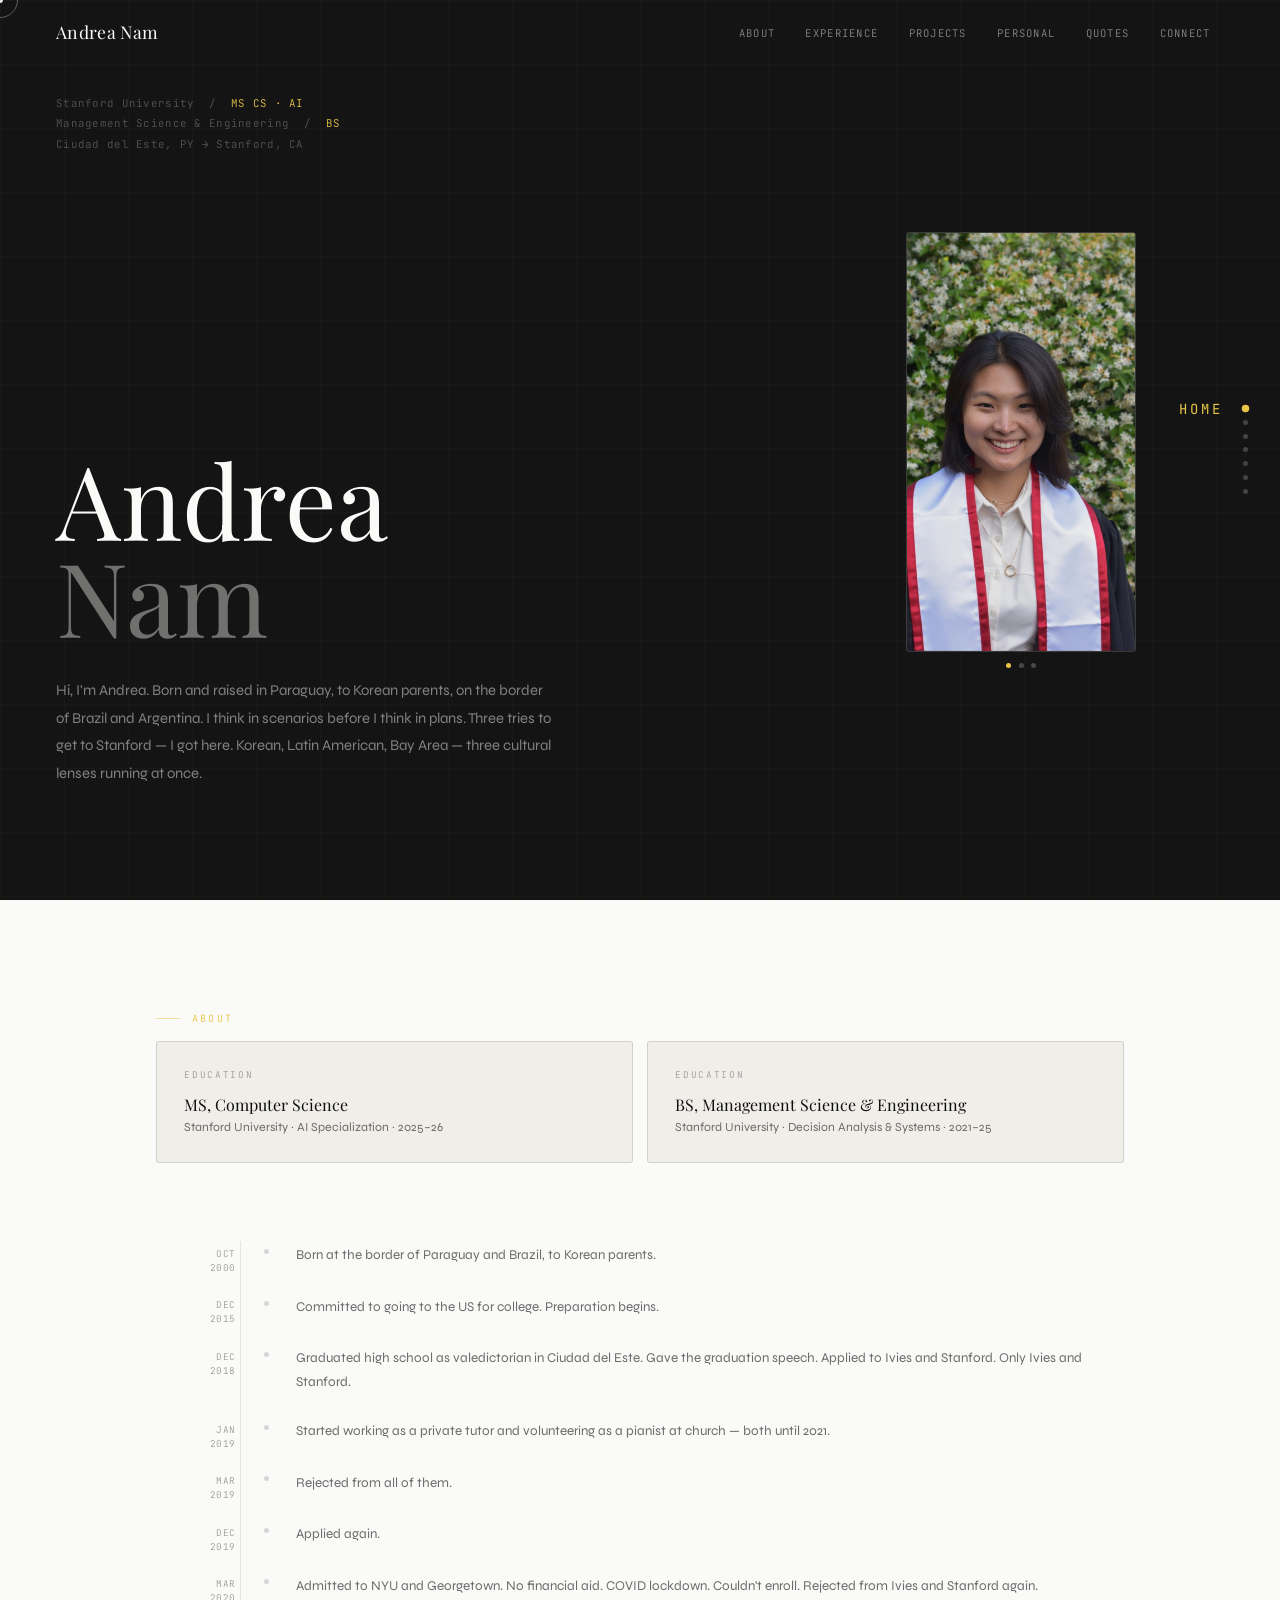
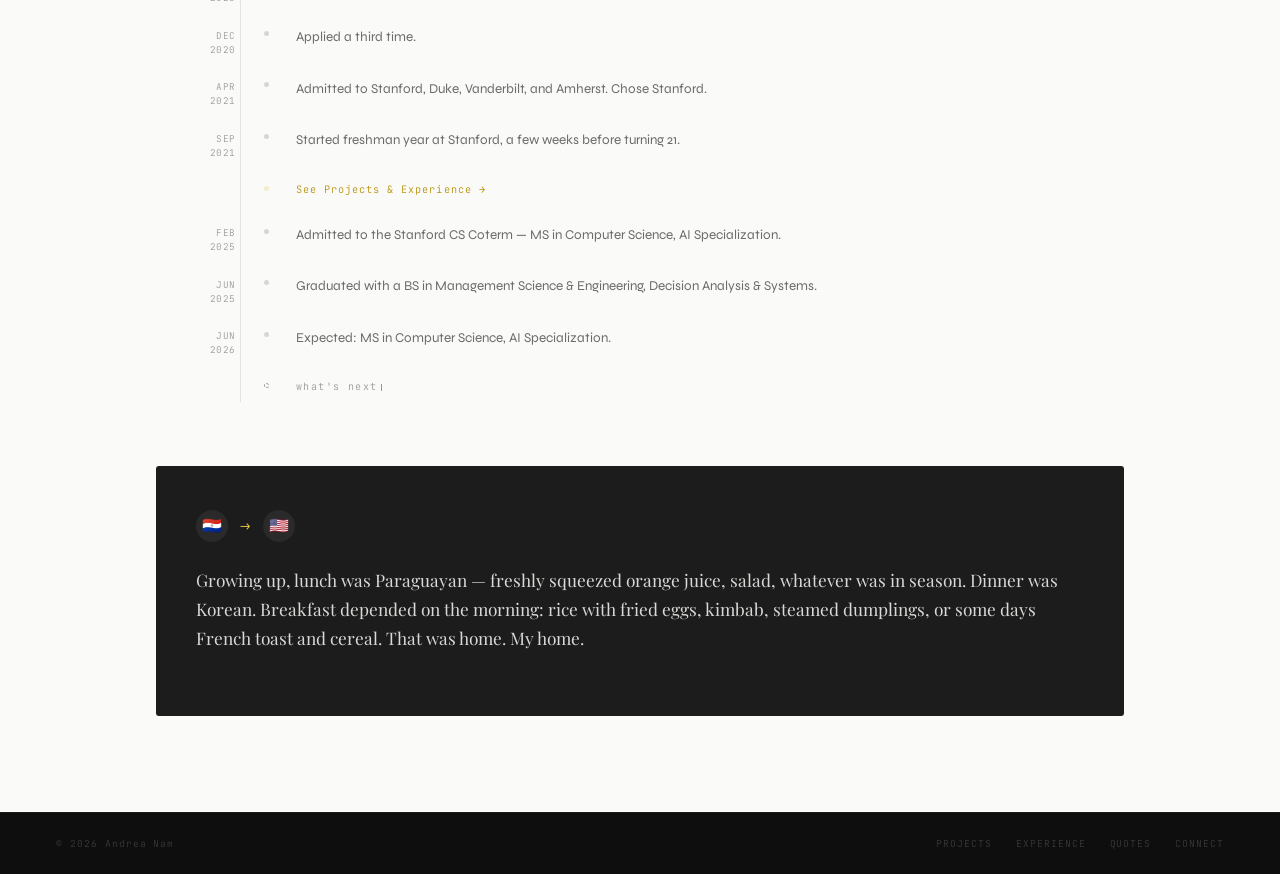
<file: index.html>
<!DOCTYPE html>
<html lang="en">
<head>
<meta charset="UTF-8">
<meta name="viewport" content="width=device-width, initial-scale=1.0">
<title>Andrea Nam</title>
<link rel="preconnect" href="https://fonts.googleapis.com">
<link rel="preconnect" href="https://fonts.gstatic.com" crossorigin>
<link href="https://fonts.googleapis.com/css2?family=Playfair+Display:ital,wght@0,400;0,500;1,400;1,500&family=Syne:wght@300;400;500&family=JetBrains+Mono:wght@300;400&display=swap" rel="stylesheet">
<link rel="stylesheet" href="style.css">
</head>
<body>

<div class="cur" id="cur-dot-el"><div class="cur-dot"></div></div>
<div class="cur" id="cur-ring-el"><div class="cur-ring"></div></div>

<!-- DESKTOP SIDE NAV -->
<nav class="side-nav" id="side-nav">
  <button class="snav-dot" data-href="index.html" data-label="Home"></button>
  <button class="snav-dot" data-href="index.html#about" data-label="About"></button>
  <button class="snav-dot" data-href="experience.html" data-label="Experience"></button>
  <button class="snav-dot" data-href="projects.html" data-label="Projects"></button>
  <button class="snav-dot" data-href="personal.html" data-label="Personal"></button>
  <button class="snav-dot" data-href="essays.html" data-label="Quotes"></button>
  <button class="snav-dot" data-href="connect.html" data-label="Connect"></button>
</nav>

<!-- MOBILE BOTTOM NAV -->
<nav class="bottom-nav" id="bottom-nav">
  <button class="bnav-item" data-href="index.html"><div class="bnav-dot"></div><span class="bnav-label">Home</span></button>
  <button class="bnav-item" data-href="index.html#about"><div class="bnav-dot"></div><span class="bnav-label">About</span></button>
  <button class="bnav-item" data-href="experience.html"><div class="bnav-dot"></div><span class="bnav-label">Work</span></button>
  <button class="bnav-item" data-href="projects.html"><div class="bnav-dot"></div><span class="bnav-label">Projects</span></button>
  <button class="bnav-item" data-href="personal.html"><div class="bnav-dot"></div><span class="bnav-label">Personal</span></button>
  <button class="bnav-item" data-href="essays.html"><div class="bnav-dot"></div><span class="bnav-label">Quotes</span></button>
  <button class="bnav-item" data-href="connect.html"><div class="bnav-dot"></div><span class="bnav-label">Connect</span></button>
</nav>

<!-- TOP NAV -->
<nav id="topnav">
  <a href="index.html" class="nav-logo">Andrea Nam</a>
  <ul class="nav-links">
    <li><a href="index.html#about">About</a></li>
    <li><a href="experience.html">Experience</a></li>
    <li><a href="projects.html">Projects</a></li>
    <li><a href="personal.html">Personal</a></li>
    <li><a href="essays.html">Quotes</a></li>
    <li><a href="connect.html">Connect</a></li>
  </ul>
</nav>

<!-- ═══ HERO ═══ -->
<section id="hero">
  <div class="hero-bg-grid"></div>
  <div class="hero-meta">
    <div class="hero-meta-line">Stanford University &nbsp;/&nbsp; <span>MS CS · AI</span></div>
    <div class="hero-meta-line">Management Science &amp; Engineering &nbsp;/&nbsp; <span>BS</span></div>
    <div class="hero-meta-line">Ciudad del Este, PY → Stanford, CA</div>
  </div>

  <!-- Hero photo slider -->
  <div class="hero-photo-strip">
    <div class="hero-photo-frame" id="heroSliderFrame">
      <img src="images/profile.jpg" alt="Andrea" class="active" style="object-position:80% center;">
      <img src="images/experience1.jpg" alt="Andrea">
      <img src="images/pot.jpg" alt="Andrea">
    </div>
    <div class="slider-dots">
      <span class="slider-dot active"></span>
      <span class="slider-dot"></span>
      <span class="slider-dot"></span>
    </div>
  </div>

  <div class="hero-content">
    <h1 class="hero-name">Andrea<br><em>Nam</em></h1>
    <p class="hero-story">Hi, I'm Andrea. Born and raised in Paraguay, to Korean parents, on the border of Brazil and Argentina. I think in scenarios before I think in plans. Three tries to get to Stanford — I got here. Korean, Latin American, Bay Area — three cultural lenses running at once.</p>
  </div>
</section>

<!-- ═══ ABOUT ═══ -->
<section id="about">
  <div class="section-inner">
    <div class="section-kicker reveal">About</div>
    <div class="about-edu-row">
      <div class="aside-block reveal rd1">
        <div class="aside-block-label">Education</div>
        <div class="aside-degree">MS, Computer Science</div>
        <div class="aside-sub">Stanford University · AI Specialization · 2025–26</div>
      </div>
      <div class="aside-block reveal rd2">
        <div class="aside-block-label">Education</div>
        <div class="aside-degree">BS, Management Science &amp; Engineering</div>
        <div class="aside-sub">Stanford University · Decision Analysis &amp; Systems · 2021–25</div>
      </div>
    </div>

    <!-- TIMELINE -->
    <div class="timeline reveal">

      <div class="tl-item">
        <div class="tl-date">Oct<br>2000</div>
        <div class="tl-node"><div class="tl-dot"></div></div>
        <div class="tl-text">Born at the border of Paraguay and Brazil, to Korean parents.</div>
      </div>

      <div class="tl-item">
        <div class="tl-date">Dec<br>2015</div>
        <div class="tl-node"><div class="tl-dot"></div></div>
        <div class="tl-text">Committed to going to the US for college. Preparation begins.</div>
      </div>

      <div class="tl-item">
        <div class="tl-date">Dec<br>2018</div>
        <div class="tl-node"><div class="tl-dot"></div></div>
        <div class="tl-text">Graduated high school as valedictorian in Ciudad del Este. Gave the graduation speech. Applied to Ivies and Stanford. Only Ivies and Stanford.</div>
      </div>

      <div class="tl-item">
        <div class="tl-date">Jan<br>2019</div>
        <div class="tl-node"><div class="tl-dot"></div></div>
        <div class="tl-text">Started working as a private tutor and volunteering as a pianist at church — both until 2021.</div>
      </div>

      <div class="tl-item">
        <div class="tl-date">Mar<br>2019</div>
        <div class="tl-node"><div class="tl-dot"></div></div>
        <div class="tl-text">Rejected from all of them.</div>
      </div>

      <div class="tl-item">
        <div class="tl-date">Dec<br>2019</div>
        <div class="tl-node"><div class="tl-dot"></div></div>
        <div class="tl-text">Applied again.</div>
      </div>

      <div class="tl-item">
        <div class="tl-date">Mar<br>2020</div>
        <div class="tl-node"><div class="tl-dot"></div></div>
        <div class="tl-text">Admitted to NYU and Georgetown. No financial aid. COVID lockdown. Couldn't enroll. Rejected from Ivies and Stanford again.</div>
      </div>

      <div class="tl-item">
        <div class="tl-date">Dec<br>2020</div>
        <div class="tl-node"><div class="tl-dot"></div></div>
        <div class="tl-text">Applied a third time.</div>
      </div>

      <div class="tl-item">
        <div class="tl-date">Apr<br>2021</div>
        <div class="tl-node"><div class="tl-dot"></div></div>
        <div class="tl-text">Admitted to Stanford, Duke, Vanderbilt, and Amherst. Chose Stanford.</div>
      </div>

      <div class="tl-item">
        <div class="tl-date">Sep<br>2021</div>
        <div class="tl-node"><div class="tl-dot"></div></div>
        <div class="tl-text">Started freshman year at Stanford, a few weeks before turning 21.</div>
      </div>

      <div class="tl-item tl-cta" onclick="window.location.href='projects.html'">
        <div class="tl-date"></div>
        <div class="tl-node"><div class="tl-dot"></div></div>
        <div class="tl-text">See Projects &amp; Experience →</div>
      </div>

      <div class="tl-item">
        <div class="tl-date">Feb<br>2025</div>
        <div class="tl-node"><div class="tl-dot"></div></div>
        <div class="tl-text">Admitted to the Stanford CS Coterm — MS in Computer Science, AI Specialization.</div>
      </div>

      <div class="tl-item">
        <div class="tl-date">Jun<br>2025</div>
        <div class="tl-node"><div class="tl-dot"></div></div>
        <div class="tl-text">Graduated with a BS in Management Science &amp; Engineering, Decision Analysis &amp; Systems.</div>
      </div>

      <div class="tl-item">
        <div class="tl-date">Jun<br>2026</div>
        <div class="tl-node"><div class="tl-dot"></div></div>
        <div class="tl-text">Expected: MS in Computer Science, AI Specialization.</div>
      </div>

      <div class="tl-item tl-next">
        <div class="tl-date">···</div>
        <div class="tl-node"><div class="tl-dot"></div></div>
        <div class="tl-text">what's next<span class="tl-cursor"></span></div>
      </div>

    </div>

    <div class="origin-block reveal rd1">
      <div class="origin-flag-row">
        <div class="flag-bubble">🇵🇾</div>
        <div class="origin-arrow">→</div>
        <div class="flag-bubble">🇺🇸</div>
      </div>
      <p class="origin-quote">Growing up, lunch was Paraguayan — freshly squeezed orange juice, salad, whatever was in season. Dinner was Korean. Breakfast depended on the morning: rice with fried eggs, kimbab, steamed dumplings, or some days French toast and cereal. That was home. My home.</p>
    </div>
  </div>
</section>

<footer>
  <span class="footer-copy">© 2026 Andrea Nam</span>
  <div class="footer-links">
    <a href="projects.html">Projects</a>
    <a href="experience.html">Experience</a>
    <a href="essays.html">Quotes</a>
    <a href="connect.html">Connect</a>
  </div>
</footer>

<script>
// Hero image slider
(function(){
  const imgs=document.querySelectorAll('#heroSliderFrame img');
  const dots=document.querySelectorAll('.slider-dot');
  if(imgs.length<2)return;
  let idx=0;
  function goTo(n){
    imgs[idx].classList.remove('active');
    dots[idx].classList.remove('active');
    idx=n%imgs.length;
    imgs[idx].classList.add('active');
    dots[idx].classList.add('active');
  }
  let timer=setInterval(()=>goTo(idx+1),3500);
  document.getElementById('heroSliderFrame').addEventListener('click',()=>{
    clearInterval(timer);goTo(idx+1);timer=setInterval(()=>goTo(idx+1),3500);
  });
  dots.forEach((dot,i)=>dot.addEventListener('click',(e)=>{
    e.stopPropagation();clearInterval(timer);goTo(i);timer=setInterval(()=>goTo(idx+1),3500);
  }));
})();
</script>
<script src="script.js"></script>
</body>
</html>
</file>
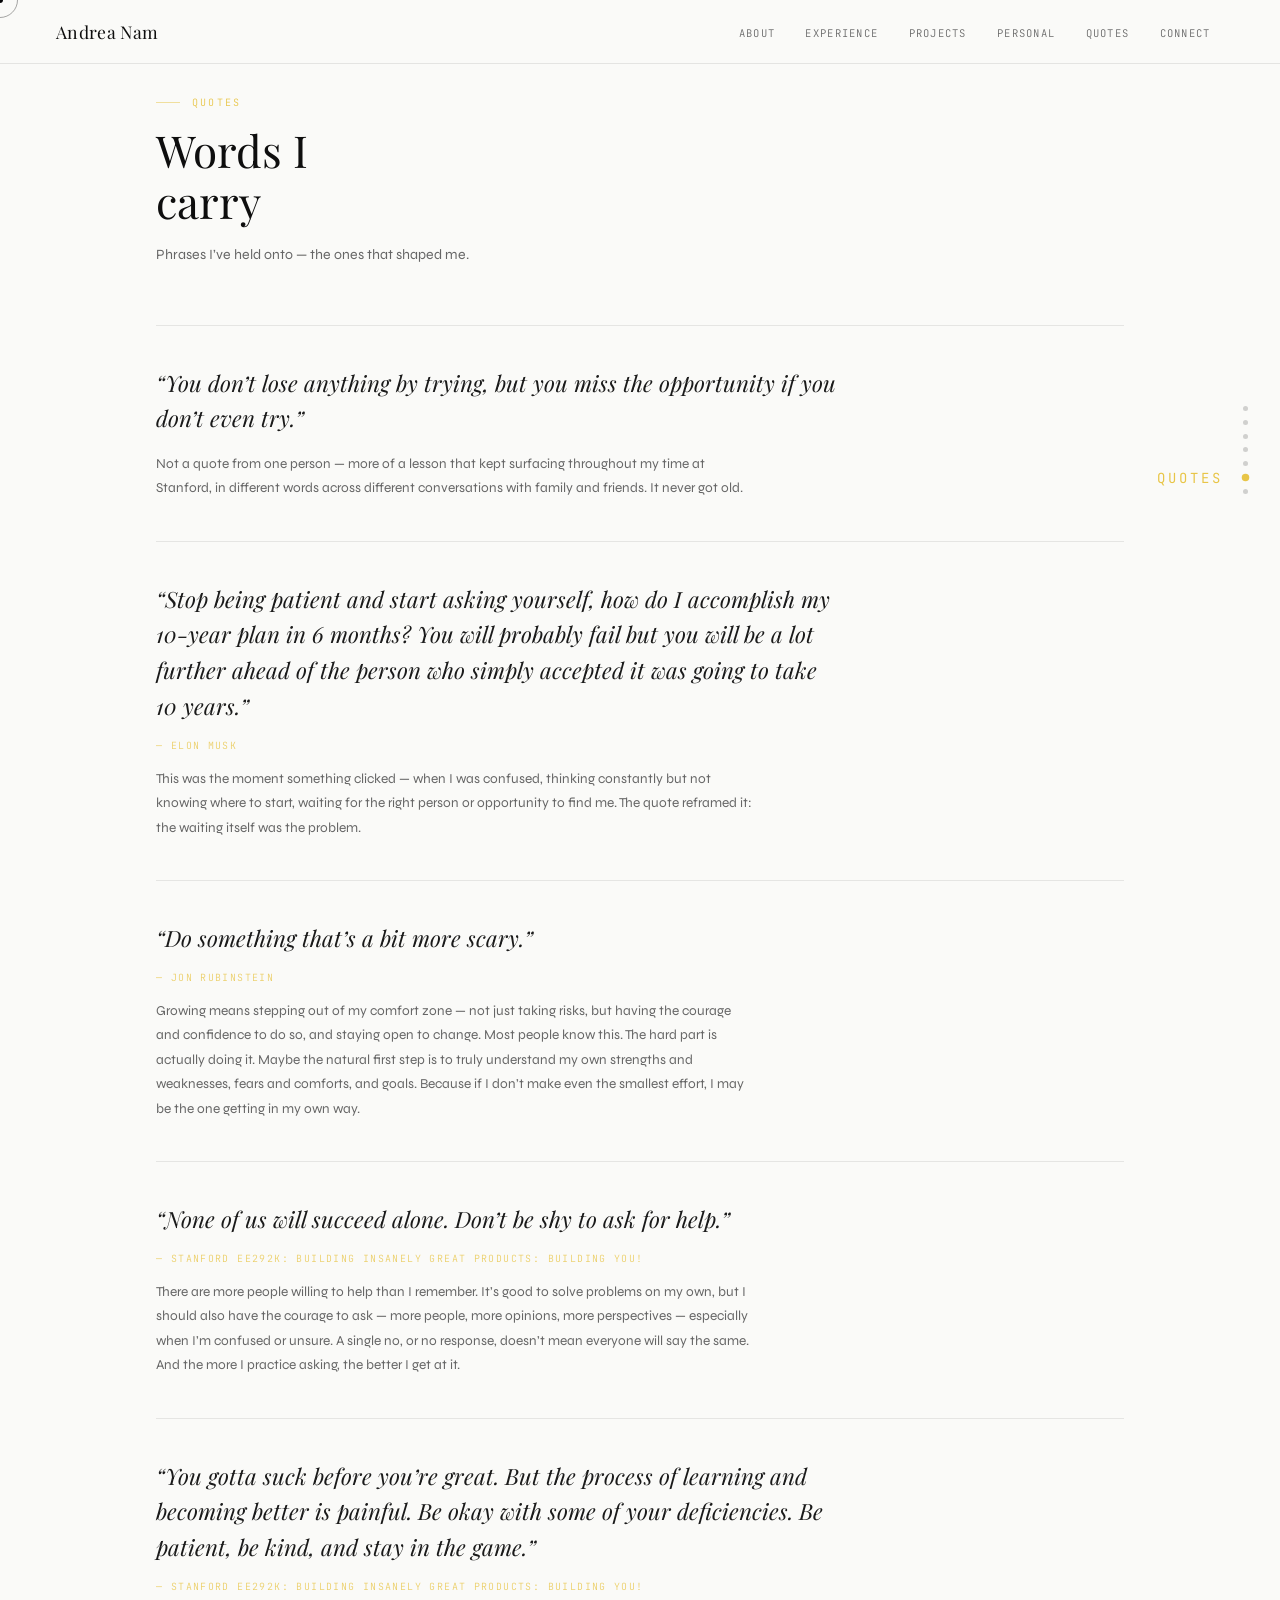
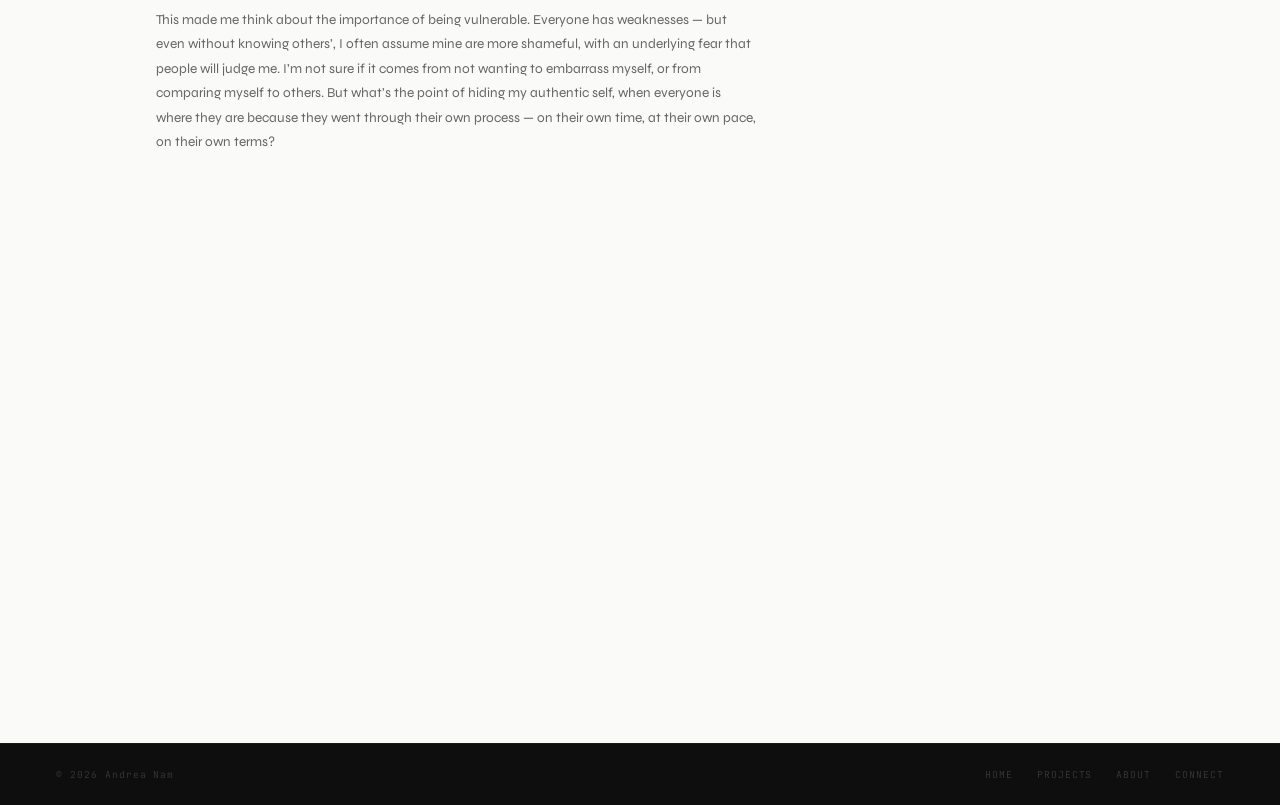
<file: essays.html>
<!DOCTYPE html>
<html lang="en">
<head>
<meta charset="UTF-8">
<meta name="viewport" content="width=device-width, initial-scale=1.0">
<title>Words I carry — Andrea Nam</title>
<link rel="preconnect" href="https://fonts.googleapis.com">
<link rel="preconnect" href="https://fonts.gstatic.com" crossorigin>
<link href="https://fonts.googleapis.com/css2?family=Playfair+Display:ital,wght@0,400;0,500;1,400;1,500&family=Syne:wght@300;400;500&family=JetBrains+Mono:wght@300;400&display=swap" rel="stylesheet">
<link rel="stylesheet" href="style.css">
</head>
<body class="page-light">

<div class="cur" id="cur-dot-el"><div class="cur-dot"></div></div>
<div class="cur" id="cur-ring-el"><div class="cur-ring"></div></div>

<!-- DESKTOP SIDE NAV -->
<nav class="side-nav" id="side-nav">
  <button class="snav-dot" data-href="index.html" data-label="Home"></button>
  <button class="snav-dot" data-href="index.html#about" data-label="About"></button>
  <button class="snav-dot" data-href="experience.html" data-label="Experience"></button>
  <button class="snav-dot" data-href="projects.html" data-label="Projects"></button>
  <button class="snav-dot" data-href="personal.html" data-label="Personal"></button>
  <button class="snav-dot" data-href="essays.html" data-label="Quotes"></button>
  <button class="snav-dot" data-href="connect.html" data-label="Connect"></button>
</nav>

<!-- MOBILE BOTTOM NAV -->
<nav class="bottom-nav" id="bottom-nav">
  <button class="bnav-item" data-href="index.html"><div class="bnav-dot"></div><span class="bnav-label">Home</span></button>
  <button class="bnav-item" data-href="index.html#about"><div class="bnav-dot"></div><span class="bnav-label">About</span></button>
  <button class="bnav-item" data-href="experience.html"><div class="bnav-dot"></div><span class="bnav-label">Work</span></button>
  <button class="bnav-item" data-href="projects.html"><div class="bnav-dot"></div><span class="bnav-label">Projects</span></button>
  <button class="bnav-item" data-href="personal.html"><div class="bnav-dot"></div><span class="bnav-label">Personal</span></button>
  <button class="bnav-item" data-href="essays.html"><div class="bnav-dot"></div><span class="bnav-label">Quotes</span></button>
  <button class="bnav-item" data-href="connect.html"><div class="bnav-dot"></div><span class="bnav-label">Connect</span></button>
</nav>

<!-- TOP NAV -->
<nav id="topnav">
  <a href="index.html" class="nav-logo">Andrea Nam</a>
  <ul class="nav-links">
    <li><a href="index.html#about">About</a></li>
    <li><a href="experience.html">Experience</a></li>
    <li><a href="projects.html">Projects</a></li>
    <li><a href="personal.html">Personal</a></li>
    <li><a href="essays.html">Quotes</a></li>
    <li><a href="connect.html">Connect</a></li>
  </ul>
</nav>

<!-- ═══ QUOTES ═══ -->
<section id="essays">
  <div class="section-inner">
    <div class="section-kicker reveal">Quotes</div>
    <h2 class="section-heading reveal">Words I<br><em>carry</em></h2>
    <p class="essays-intro reveal">Phrases I’ve held onto — the ones that shaped me.</p>

    <div class="quote-list">

      <!-- Copy this block to add a new quote:
      <div class="quote-item reveal">
        <div class="quote-text">“Quote text goes here.”</div>
        <div class="quote-attribution">— Author, Source</div>
        <p class="quote-reflection">Optional: why this one stayed with you.</p>
      </div>
      -->

      <div class="quote-item reveal">
        <div class="quote-text">“You don’t lose anything by trying, but you miss the opportunity if you don’t even try.”</div>
        <p class="quote-reflection">Not a quote from one person — more of a lesson that kept surfacing throughout my time at Stanford, in different words across different conversations with family and friends. It never got old.</p>
      </div>

      <div class="quote-item reveal">
        <div class="quote-text">“Stop being patient and start asking yourself, how do I accomplish my 10-year plan in 6 months? You will probably fail but you will be a lot further ahead of the person who simply accepted it was going to take 10 years.”</div>
        <div class="quote-attribution">— Elon Musk</div>
        <p class="quote-reflection">This was the moment something clicked — when I was confused, thinking constantly but not knowing where to start, waiting for the right person or opportunity to find me. The quote reframed it: the waiting itself was the problem.</p>
      </div>

      <div class="quote-item reveal">
        <div class="quote-text">“Do something that’s a bit more scary.”</div>
        <div class="quote-attribution">— Jon Rubinstein</div>
        <p class="quote-reflection">Growing means stepping out of my comfort zone — not just taking risks, but having the courage and confidence to do so, and staying open to change. Most people know this. The hard part is actually doing it. Maybe the natural first step is to truly understand my own strengths and weaknesses, fears and comforts, and goals. Because if I don’t make even the smallest effort, I may be the one getting in my own way.</p>
      </div>

      <div class="quote-item reveal">
        <div class="quote-text">“None of us will succeed alone. Don’t be shy to ask for help.”</div>
        <div class="quote-attribution">— Stanford EE292K: Building Insanely Great Products: Building YOU!</div>
        <p class="quote-reflection">There are more people willing to help than I remember. It’s good to solve problems on my own, but I should also have the courage to ask — more people, more opinions, more perspectives — especially when I’m confused or unsure. A single no, or no response, doesn’t mean everyone will say the same. And the more I practice asking, the better I get at it.</p>
      </div>

      <div class="quote-item reveal">
        <div class="quote-text">“You gotta suck before you’re great. But the process of learning and becoming better is painful. Be okay with some of your deficiencies. Be patient, be kind, and stay in the game.”</div>
        <div class="quote-attribution">— Stanford EE292K: Building Insanely Great Products: Building YOU!</div>
        <p class="quote-reflection">This made me think about the importance of being vulnerable. Everyone has weaknesses — but even without knowing others’, I often assume mine are more shameful, with an underlying fear that people will judge me. I’m not sure if it comes from not wanting to embarrass myself, or from comparing myself to others. But what’s the point of hiding my authentic self, when everyone is where they are because they went through their own process — on their own time, at their own pace, on their own terms?</p>
      </div>

      <div class="quote-item reveal">
        <div class="quote-text">“Be honest with yourself and others. If you deal with reality, you’re five steps ahead of most people.”</div>
        <div class="quote-attribution">— Stanford EE292K: Building Insanely Great Products: Building YOU!</div>
        <p class="quote-reflection">Dreaming big is important — but dreaming as if a miracle will happen isn’t enough. I need to be honest with myself about reality, and build with ambition on top of that honesty. When I open my eyes to see things as they actually are, I can make better decisions, build stronger things, and move forward with more clarity.</p>
      </div>

      <div class="quote-item reveal">
        <div class="quote-text">“Being vulnerable means being courageous.”</div>
        <div class="quote-attribution">— Stanford ENGR306: Capital Formation. Design Theory in Practice</div>
      </div>

    </div>
  </div>
</section>

<footer>
  <span class="footer-copy">© 2026 Andrea Nam</span>
  <div class="footer-links">
    <a href="index.html">Home</a>
    <a href="projects.html">Projects</a>
    <a href="index.html#about">About</a>
    <a href="connect.html">Connect</a>
  </div>
</footer>

<script src="script.js"></script>
</body>
</html>
</file>
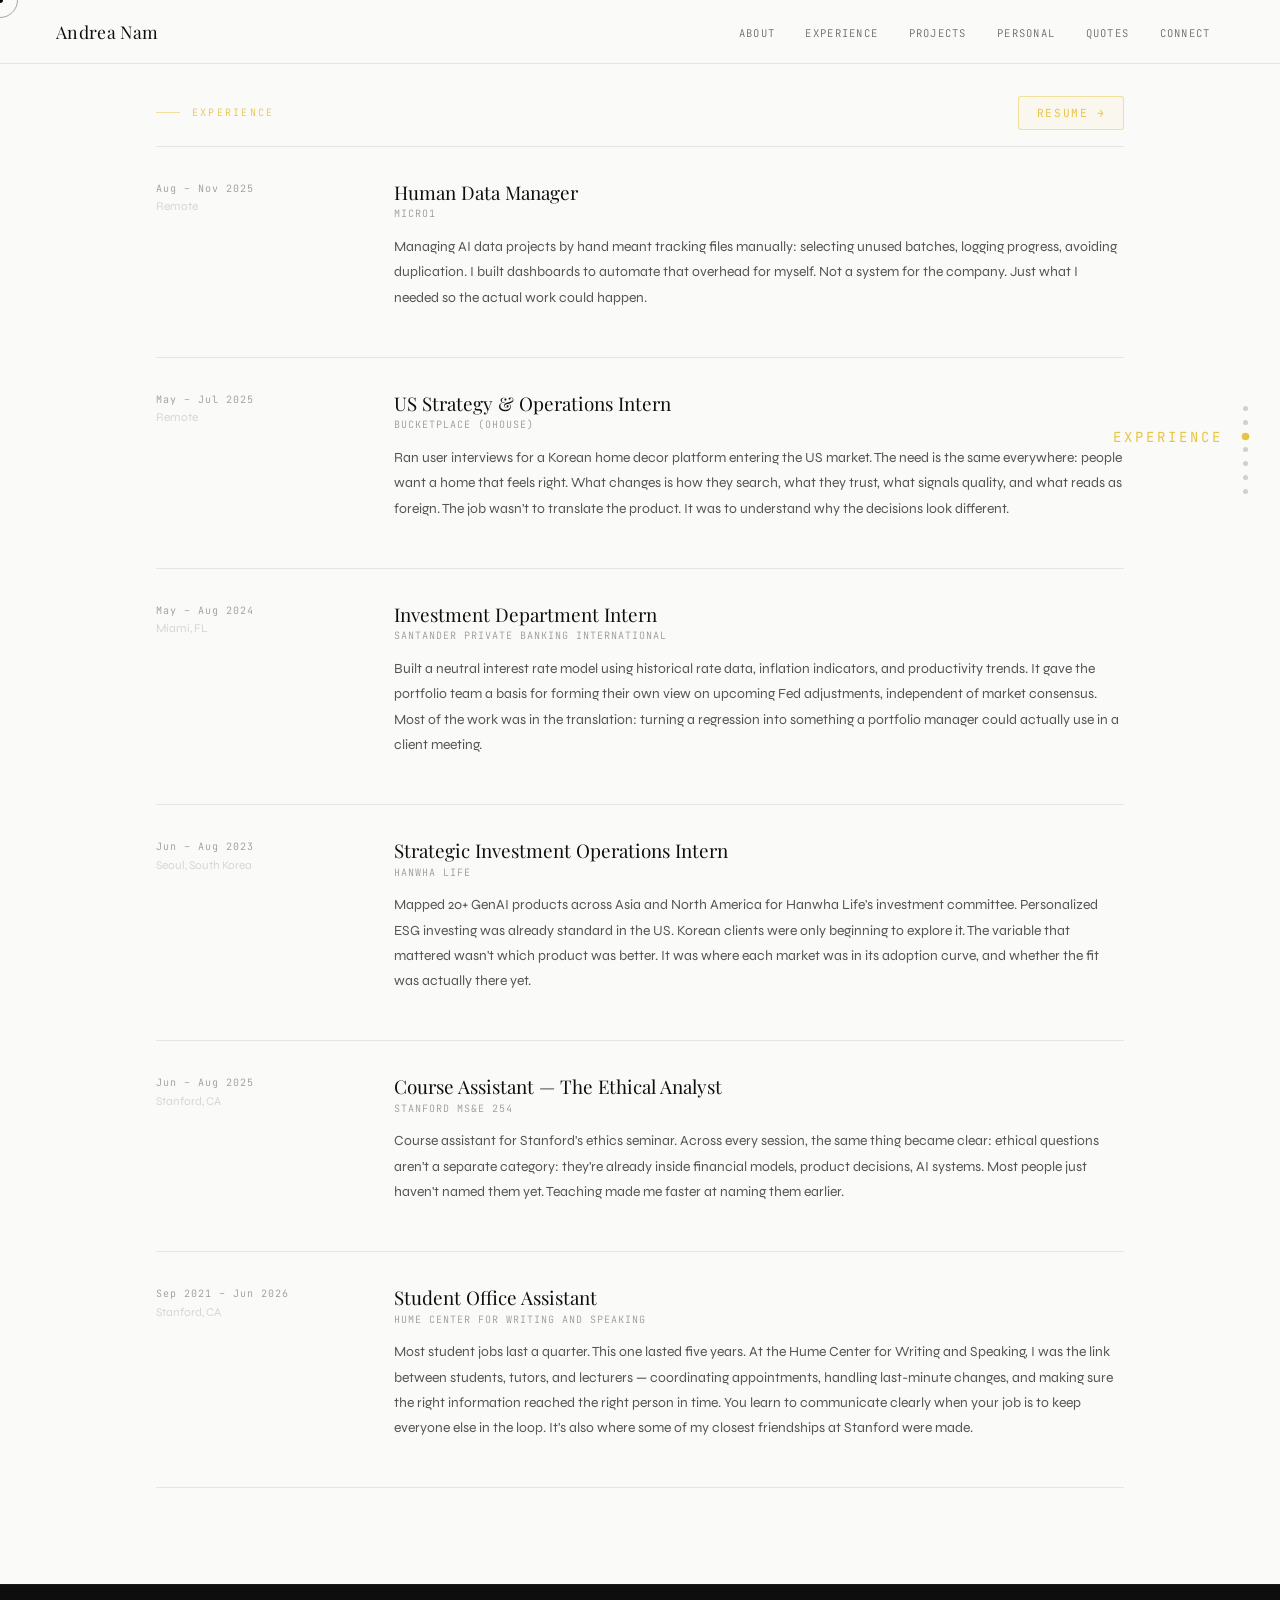
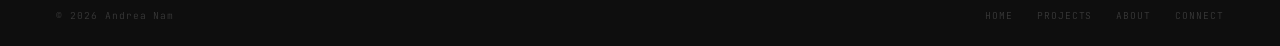
<file: experience.html>
<!DOCTYPE html>
<html lang="en">
<head>
<meta charset="UTF-8">
<meta name="viewport" content="width=device-width, initial-scale=1.0">
<title>Experience — Andrea Nam</title>
<link rel="preconnect" href="https://fonts.googleapis.com">
<link rel="preconnect" href="https://fonts.gstatic.com" crossorigin>
<link href="https://fonts.googleapis.com/css2?family=Playfair+Display:ital,wght@0,400;0,500;1,400;1,500&family=Syne:wght@300;400;500&family=JetBrains+Mono:wght@300;400&display=swap" rel="stylesheet">
<link rel="stylesheet" href="style.css">
</head>
<body class="page-light">

<div class="cur" id="cur-dot-el"><div class="cur-dot"></div></div>
<div class="cur" id="cur-ring-el"><div class="cur-ring"></div></div>

<!-- DESKTOP SIDE NAV -->
<nav class="side-nav" id="side-nav">
  <button class="snav-dot" data-href="index.html" data-label="Home"></button>
  <button class="snav-dot" data-href="index.html#about" data-label="About"></button>
  <button class="snav-dot" data-href="experience.html" data-label="Experience"></button>
  <button class="snav-dot" data-href="projects.html" data-label="Projects"></button>
  <button class="snav-dot" data-href="personal.html" data-label="Personal"></button>
  <button class="snav-dot" data-href="essays.html" data-label="Quotes"></button>
  <button class="snav-dot" data-href="connect.html" data-label="Connect"></button>
</nav>

<!-- MOBILE BOTTOM NAV -->
<nav class="bottom-nav" id="bottom-nav">
  <button class="bnav-item" data-href="index.html"><div class="bnav-dot"></div><span class="bnav-label">Home</span></button>
  <button class="bnav-item" data-href="index.html#about"><div class="bnav-dot"></div><span class="bnav-label">About</span></button>
  <button class="bnav-item" data-href="experience.html"><div class="bnav-dot"></div><span class="bnav-label">Work</span></button>
  <button class="bnav-item" data-href="projects.html"><div class="bnav-dot"></div><span class="bnav-label">Projects</span></button>
  <button class="bnav-item" data-href="personal.html"><div class="bnav-dot"></div><span class="bnav-label">Personal</span></button>
  <button class="bnav-item" data-href="essays.html"><div class="bnav-dot"></div><span class="bnav-label">Quotes</span></button>
  <button class="bnav-item" data-href="connect.html"><div class="bnav-dot"></div><span class="bnav-label">Connect</span></button>
</nav>

<!-- TOP NAV -->
<nav id="topnav">
  <a href="index.html" class="nav-logo">Andrea Nam</a>
  <ul class="nav-links">
    <li><a href="index.html#about">About</a></li>
    <li><a href="experience.html">Experience</a></li>
    <li><a href="projects.html">Projects</a></li>
    <li><a href="personal.html">Personal</a></li>
    <li><a href="essays.html">Quotes</a></li>
    <li><a href="connect.html">Connect</a></li>
  </ul>
</nav>

<!-- ═══ EXPERIENCE ═══ -->
<section id="experience">
  <div class="section-inner">
    <div class="projects-header reveal">
      <div class="section-kicker" style="margin-bottom:0;">Experience</div>
      <a href="projects/Andrea%20Nam%20Resume.pdf" target="_blank" class="project-github-link">Resume →</a>
    </div>

    <div class="exp-item reveal">
      <div><div class="exp-meta-date">Aug – Nov 2025</div><div class="exp-meta-place">Remote</div></div>
      <div>
        <div class="exp-role">Human Data Manager</div><div class="exp-org">micro1</div>
        <p class="exp-discovery">Managing AI data projects by hand meant tracking files manually: selecting unused batches, logging progress, avoiding duplication. I built dashboards to automate that overhead for myself. Not a system for the company. Just what I needed so the actual work could happen.</p>
      </div>
    </div>

    <div class="exp-item reveal">
      <div><div class="exp-meta-date">May – Jul 2025</div><div class="exp-meta-place">Remote</div></div>
      <div>
        <div class="exp-role">US Strategy &amp; Operations Intern</div><div class="exp-org">Bucketplace (Ohouse)</div>
        <p class="exp-discovery">Ran user interviews for a Korean home decor platform entering the US market. The need is the same everywhere: people want a home that feels right. What changes is how they search, what they trust, what signals quality, and what reads as foreign. The job wasn't to translate the product. It was to understand why the decisions look different.</p>
      </div>
    </div>

    <div class="exp-item reveal">
      <div><div class="exp-meta-date">May – Aug 2024</div><div class="exp-meta-place">Miami, FL</div></div>
      <div>
        <div class="exp-role">Investment Department Intern</div><div class="exp-org">Santander Private Banking International</div>
        <p class="exp-discovery">Built a neutral interest rate model using historical rate data, inflation indicators, and productivity trends. It gave the portfolio team a basis for forming their own view on upcoming Fed adjustments, independent of market consensus. Most of the work was in the translation: turning a regression into something a portfolio manager could actually use in a client meeting.</p>
      </div>
    </div>

    <div class="exp-item reveal">
      <div><div class="exp-meta-date">Jun – Aug 2023</div><div class="exp-meta-place">Seoul, South Korea</div></div>
      <div>
        <div class="exp-role">Strategic Investment Operations Intern</div><div class="exp-org">Hanwha Life</div>
        <p class="exp-discovery">Mapped 20+ GenAI products across Asia and North America for Hanwha Life's investment committee. Personalized ESG investing was already standard in the US. Korean clients were only beginning to explore it. The variable that mattered wasn't which product was better. It was where each market was in its adoption curve, and whether the fit was actually there yet.</p>
      </div>
    </div>

    <div class="exp-item reveal">
      <div><div class="exp-meta-date">Jun – Aug 2025</div><div class="exp-meta-place">Stanford, CA</div></div>
      <div>
        <div class="exp-role">Course Assistant — The Ethical Analyst</div><div class="exp-org">Stanford MS&amp;E 254</div>
        <p class="exp-discovery">Course assistant for Stanford's ethics seminar. Across every session, the same thing became clear: ethical questions aren't a separate category: they're already inside financial models, product decisions, AI systems. Most people just haven't named them yet. Teaching made me faster at naming them earlier.</p>
      </div>
    </div>

    <div class="exp-item reveal">
      <div><div class="exp-meta-date">Sep 2021 – Jun 2026</div><div class="exp-meta-place">Stanford, CA</div></div>
      <div>
        <div class="exp-role">Student Office Assistant</div><div class="exp-org">Hume Center for Writing and Speaking</div>
        <p class="exp-discovery">Most student jobs last a quarter. This one lasted five years. At the Hume Center for Writing and Speaking, I was the link between students, tutors, and lecturers — coordinating appointments, handling last-minute changes, and making sure the right information reached the right person in time. You learn to communicate clearly when your job is to keep everyone else in the loop. It's also where some of my closest friendships at Stanford were made.</p>
      </div>
    </div>
  </div>
</section>

<footer>
  <span class="footer-copy">© 2026 Andrea Nam</span>
  <div class="footer-links">
    <a href="index.html">Home</a>
    <a href="projects.html">Projects</a>
    <a href="index.html#about">About</a>
    <a href="connect.html">Connect</a>
  </div>
</footer>

<script src="script.js"></script>
</body>
</html>
</file>
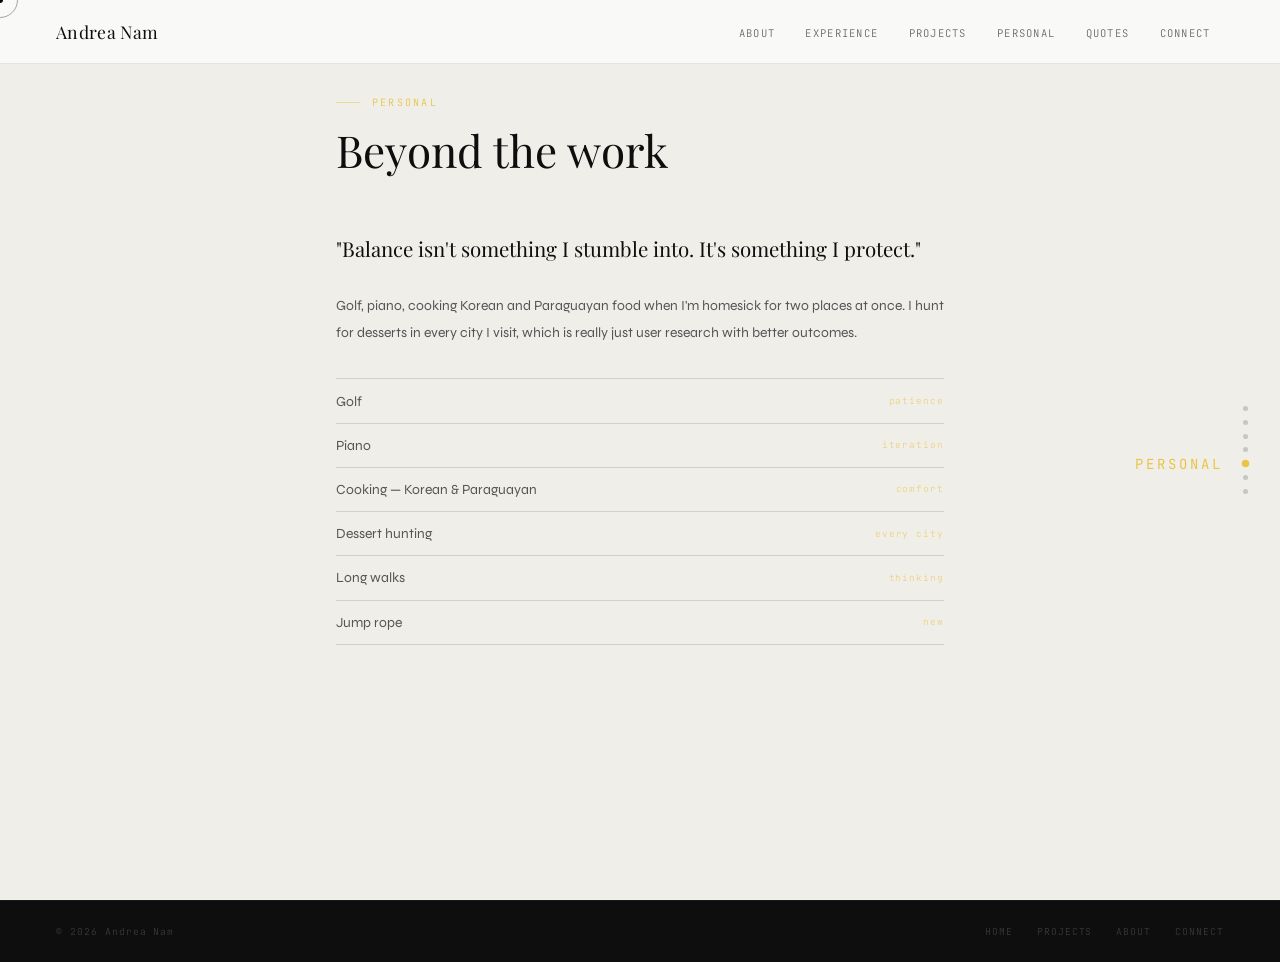
<file: personal.html>
<!DOCTYPE html>
<html lang="en">
<head>
<meta charset="UTF-8">
<meta name="viewport" content="width=device-width, initial-scale=1.0">
<title>Personal — Andrea Nam</title>
<link rel="preconnect" href="https://fonts.googleapis.com">
<link rel="preconnect" href="https://fonts.gstatic.com" crossorigin>
<link href="https://fonts.googleapis.com/css2?family=Playfair+Display:ital,wght@0,400;0,500;1,400;1,500&family=Syne:wght@300;400;500&family=JetBrains+Mono:wght@300;400&display=swap" rel="stylesheet">
<link rel="stylesheet" href="style.css">
</head>
<body class="page-light">

<div class="cur" id="cur-dot-el"><div class="cur-dot"></div></div>
<div class="cur" id="cur-ring-el"><div class="cur-ring"></div></div>

<!-- DESKTOP SIDE NAV -->
<nav class="side-nav" id="side-nav">
  <button class="snav-dot" data-href="index.html" data-label="Home"></button>
  <button class="snav-dot" data-href="index.html#about" data-label="About"></button>
  <button class="snav-dot" data-href="experience.html" data-label="Experience"></button>
  <button class="snav-dot" data-href="projects.html" data-label="Projects"></button>
  <button class="snav-dot" data-href="personal.html" data-label="Personal"></button>
  <button class="snav-dot" data-href="essays.html" data-label="Quotes"></button>
  <button class="snav-dot" data-href="connect.html" data-label="Connect"></button>
</nav>

<!-- MOBILE BOTTOM NAV -->
<nav class="bottom-nav" id="bottom-nav">
  <button class="bnav-item" data-href="index.html"><div class="bnav-dot"></div><span class="bnav-label">Home</span></button>
  <button class="bnav-item" data-href="index.html#about"><div class="bnav-dot"></div><span class="bnav-label">About</span></button>
  <button class="bnav-item" data-href="experience.html"><div class="bnav-dot"></div><span class="bnav-label">Work</span></button>
  <button class="bnav-item" data-href="projects.html"><div class="bnav-dot"></div><span class="bnav-label">Projects</span></button>
  <button class="bnav-item" data-href="personal.html"><div class="bnav-dot"></div><span class="bnav-label">Personal</span></button>
  <button class="bnav-item" data-href="essays.html"><div class="bnav-dot"></div><span class="bnav-label">Quotes</span></button>
  <button class="bnav-item" data-href="connect.html"><div class="bnav-dot"></div><span class="bnav-label">Connect</span></button>
</nav>

<!-- TOP NAV -->
<nav id="topnav">
  <a href="index.html" class="nav-logo">Andrea Nam</a>
  <ul class="nav-links">
    <li><a href="index.html#about">About</a></li>
    <li><a href="experience.html">Experience</a></li>
    <li><a href="projects.html">Projects</a></li>
    <li><a href="personal.html">Personal</a></li>
    <li><a href="essays.html">Quotes</a></li>
    <li><a href="connect.html">Connect</a></li>
  </ul>
</nav>

<!-- ═══ PERSONAL ═══ -->
<section id="personal">
  <div class="section-inner">
    <div class="section-kicker reveal">Personal</div>
    <h2 class="section-heading reveal">Beyond the work</h2>
    <p class="personal-lead reveal">"Balance isn't something I stumble into. It's something I protect."</p>
    <div class="personal-body">
      <p class="reveal">Golf, piano, cooking Korean and Paraguayan food when I'm homesick for two places at once. I hunt for desserts in every city I visit, which is really just user research with better outcomes.</p>
    </div>
    <div class="interests-list reveal rd2">
      <div class="interest-row">Golf <span>patience</span></div>
      <div class="interest-row">Piano <span>iteration</span></div>
      <div class="interest-row">Cooking — Korean &amp; Paraguayan <span>comfort</span></div>
      <div class="interest-row">Dessert hunting <span>every city</span></div>
      <div class="interest-row">Long walks <span>thinking</span></div>
      <div class="interest-row">Jump rope <span>new</span></div>
    </div>
  </div>
</section>

<footer>
  <span class="footer-copy">© 2026 Andrea Nam</span>
  <div class="footer-links">
    <a href="index.html">Home</a>
    <a href="projects.html">Projects</a>
    <a href="index.html#about">About</a>
    <a href="connect.html">Connect</a>
  </div>
</footer>

<script src="script.js"></script>
</body>
</html>
</file>
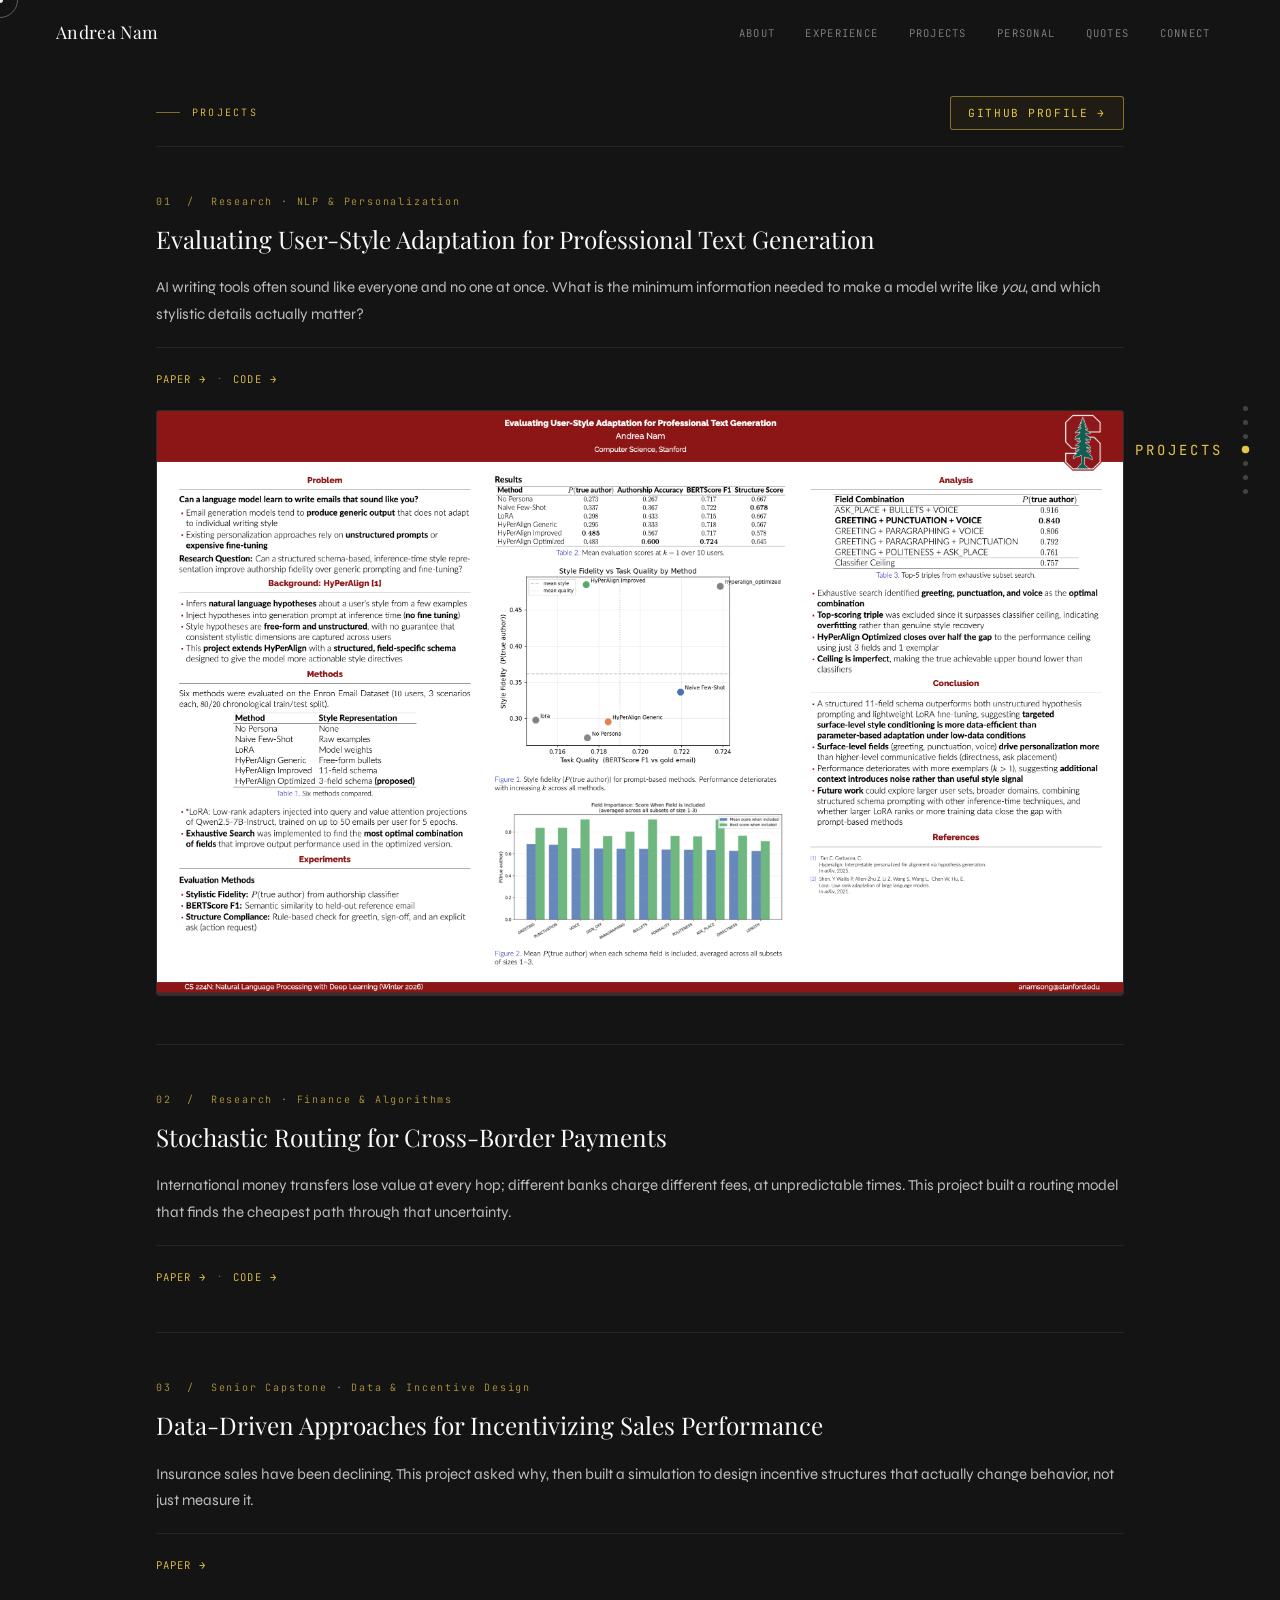
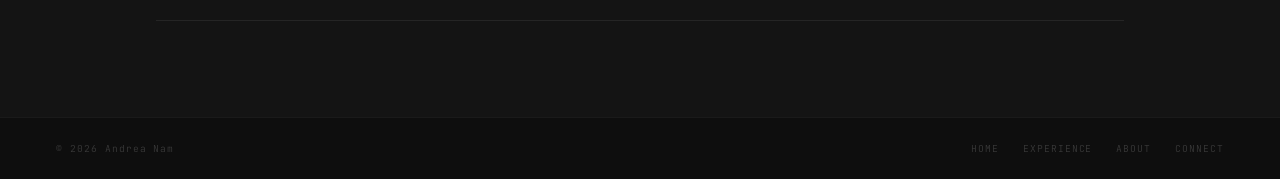
<file: projects.html>
<!DOCTYPE html>
<html lang="en">
<head>
<meta charset="UTF-8">
<meta name="viewport" content="width=device-width, initial-scale=1.0">
<title>Projects — Andrea Nam</title>
<link rel="preconnect" href="https://fonts.googleapis.com">
<link rel="preconnect" href="https://fonts.gstatic.com" crossorigin>
<link href="https://fonts.googleapis.com/css2?family=Playfair+Display:ital,wght@0,400;0,500;1,400;1,500&family=Syne:wght@300;400;500&family=JetBrains+Mono:wght@300;400&display=swap" rel="stylesheet">
<link rel="stylesheet" href="style.css">
</head>
<body>

<div class="cur" id="cur-dot-el"><div class="cur-dot"></div></div>
<div class="cur" id="cur-ring-el"><div class="cur-ring"></div></div>

<!-- DESKTOP SIDE NAV -->
<nav class="side-nav" id="side-nav">
  <button class="snav-dot" data-href="index.html" data-label="Home"></button>
  <button class="snav-dot" data-href="index.html#about" data-label="About"></button>
  <button class="snav-dot" data-href="experience.html" data-label="Experience"></button>
  <button class="snav-dot" data-href="projects.html" data-label="Projects"></button>
  <button class="snav-dot" data-href="personal.html" data-label="Personal"></button>
  <button class="snav-dot" data-href="essays.html" data-label="Quotes"></button>
  <button class="snav-dot" data-href="connect.html" data-label="Connect"></button>
</nav>

<!-- MOBILE BOTTOM NAV -->
<nav class="bottom-nav" id="bottom-nav">
  <button class="bnav-item" data-href="index.html"><div class="bnav-dot"></div><span class="bnav-label">Home</span></button>
  <button class="bnav-item" data-href="index.html#about"><div class="bnav-dot"></div><span class="bnav-label">About</span></button>
  <button class="bnav-item" data-href="experience.html"><div class="bnav-dot"></div><span class="bnav-label">Work</span></button>
  <button class="bnav-item" data-href="projects.html"><div class="bnav-dot"></div><span class="bnav-label">Projects</span></button>
  <button class="bnav-item" data-href="personal.html"><div class="bnav-dot"></div><span class="bnav-label">Personal</span></button>
  <button class="bnav-item" data-href="essays.html"><div class="bnav-dot"></div><span class="bnav-label">Quotes</span></button>
  <button class="bnav-item" data-href="connect.html"><div class="bnav-dot"></div><span class="bnav-label">Connect</span></button>
</nav>

<!-- TOP NAV -->
<nav id="topnav">
  <a href="index.html" class="nav-logo">Andrea Nam</a>
  <ul class="nav-links">
    <li><a href="index.html#about">About</a></li>
    <li><a href="experience.html">Experience</a></li>
    <li><a href="projects.html">Projects</a></li>
    <li><a href="personal.html">Personal</a></li>
    <li><a href="essays.html">Quotes</a></li>
    <li><a href="connect.html">Connect</a></li>
  </ul>
</nav>

<!-- ═══ PROJECTS ═══ -->
<section id="projects">
  <div class="section-inner">
    <div class="projects-header reveal">
      <div class="section-kicker" style="color:var(--accent);margin-bottom:0;">Projects</div>
      <a href="https://github.com/andrea0910" target="_blank" class="project-github-link">GitHub Profile →</a>
    </div>

    <div class="project-card reveal">
      <div>
        <div class="project-index">01 &nbsp;/&nbsp; Research · NLP &amp; Personalization</div>
        <h3 class="project-title">Evaluating User-Style Adaptation for Professional Text Generation</h3>
        <p class="project-plain">AI writing tools often sound like everyone and no one at once. What is the minimum information needed to make a model write like <em>you</em>, and which stylistic details actually matter?</p>
        <div class="project-link-row"><a href="projects/UserAlignReport.pdf" target="_blank" class="project-link">Paper</a><span class="project-link-sep">·</span><a href="https://github.com/andrea0910/cs224n-project" target="_blank" class="project-link">Code</a></div>
        <div class="project-poster reveal">
          <img src="images/research-poster.jpg" alt="CS 224N research poster — Evaluating User-Style Adaptation for Professional Text Generation">
        </div>
      </div>
    </div>

    <div class="project-card reveal">
      <div>
        <div class="project-index">02 &nbsp;/&nbsp; Research · Finance &amp; Algorithms</div>
        <h3 class="project-title">Stochastic Routing for Cross-Border Payments</h3>
        <p class="project-plain">International money transfers lose value at every hop; different banks charge different fees, at unpredictable times. This project built a routing model that finds the cheapest path through that uncertainty.</p>
        <div class="project-link-row"><a href="projects/StochasticRoutingProject.pdf" target="_blank" class="project-link">Paper</a><span class="project-link-sep">·</span><a href="https://github.com/andrea0910/cs238-project" target="_blank" class="project-link">Code</a></div>
      </div>
    </div>

    <div class="project-card reveal">
      <div>
        <div class="project-index">03 &nbsp;/&nbsp; Senior Capstone · Data &amp; Incentive Design</div>
        <h3 class="project-title">Data-Driven Approaches for Incentivizing Sales Performance</h3>
        <p class="project-plain">Insurance sales have been declining. This project asked why, then built a simulation to design incentive structures that actually change behavior, not just measure it.</p>
        <div class="project-link-row"><a href="projects/SeniorReport.pdf" target="_blank" class="project-link">Paper</a></div>
      </div>
    </div>
  </div>
</section>

<footer>
  <span class="footer-copy">© 2026 Andrea Nam</span>
  <div class="footer-links">
    <a href="index.html">Home</a>
    <a href="experience.html">Experience</a>
    <a href="index.html#about">About</a>
    <a href="connect.html">Connect</a>
  </div>
</footer>

<script src="script.js"></script>
</body>
</html>
</file>
<file: style.css>
:root {
  --black:#0E0E0E;--near-black:#141414;--dark:#1C1C1C;--dark-mid:#2A2A2A;
  --mid:#3D3D3D;--muted:#6B6B6B;--subtle:#9A9A9A;--light:#D6D6D6;
  --off-white:#F0EEE9;--white:#FAFAF8;
  --accent:#E8C547;
  --accent-rgb:232,197,71;
  --accent-dim:rgba(232,197,71,0.18);
  --accent-dimmer:rgba(232,197,71,0.08);
  --accent-text:#1a1600;
  --border-dark:rgba(255,255,255,0.07);
  --border-light:rgba(14,14,14,0.09);
  --border-mid:rgba(14,14,14,0.13);
}
*,*::before,*::after{margin:0;padding:0;box-sizing:border-box;}
html{scroll-behavior:smooth;}
body{font-family:'Syne',sans-serif;background:var(--white);color:var(--black);overflow-x:hidden;cursor:none;}

/* ── CURSOR ── */
.cur{position:fixed;pointer-events:none;z-index:9999;mix-blend-mode:difference;}
.cur-dot{width:6px;height:6px;background:white;border-radius:50%;transform:translate(-50%,-50%);transition:transform .2s;}
.cur-ring{width:36px;height:36px;border:1px solid rgba(255,255,255,0.35);border-radius:50%;transform:translate(-50%,-50%);transition:transform .15s,border-color .2s;}
@media(hover:none){.cur{display:none;}body{cursor:auto;}}

/* ── TOP NAV ── */
#topnav{position:fixed;top:0;left:0;right:0;z-index:200;display:flex;align-items:center;justify-content:space-between;padding:1.25rem 3.5rem;transition:background .3s,border-color .3s;}
#topnav.scrolled{background:rgba(250,250,248,0.93);backdrop-filter:blur(16px);border-bottom:0.5px solid var(--border-light);}
.nav-logo{font-family:'Playfair Display',serif;font-size:1.1rem;font-weight:400;color:var(--white);text-decoration:none;letter-spacing:.02em;transition:color .3s;}
#topnav.scrolled .nav-logo{color:var(--black);}
.nav-links{display:flex;align-items:center;gap:.2rem;list-style:none;}
.nav-links a{font-family:'JetBrains Mono',monospace;font-size:.66rem;font-weight:300;letter-spacing:.12em;text-transform:uppercase;color:rgba(250,250,248,.5);text-decoration:none;padding:.4rem .85rem;border-radius:2px;transition:color .2s;}
.nav-links a:hover{color:var(--accent);}
#topnav.scrolled .nav-links a{color:var(--muted);}
#topnav.scrolled .nav-links a:hover{color:var(--accent);}

/* ── DESKTOP SIDE NAV ── */
.side-nav{position:fixed;right:2rem;top:50%;transform:translateY(-50%);z-index:150;display:flex;flex-direction:column;gap:.55rem;}
.snav-dot{width:5px;height:5px;border-radius:50%;background:rgba(255,255,255,0.2);cursor:pointer;transition:background .25s,transform .25s,width .25s,border-radius .25s;position:relative;border:none;padding:0;}
.snav-dot.active{background:var(--accent);transform:scale(1.5);}
.snav-dot.light{background:rgba(14,14,14,0.18);}
.snav-dot.light.active{background:var(--accent);}
.snav-dot::after{content:attr(data-label);position:absolute;right:calc(100% + .8rem);top:50%;transform:translateY(-50%);font-family:'JetBrains Mono',monospace;font-size:.58rem;letter-spacing:.14em;text-transform:uppercase;white-space:nowrap;opacity:0;transition:opacity .2s;pointer-events:none;color:var(--subtle);}
.snav-dot:hover::after,.snav-dot.active::after{opacity:1;}
.snav-dot.active::after{color:var(--accent);}

/* ── MOBILE BOTTOM NAV ── */
.bottom-nav{display:none;position:fixed;bottom:0;left:0;right:0;z-index:200;background:rgba(14,14,14,0.96);backdrop-filter:blur(16px);border-top:0.5px solid rgba(255,255,255,0.08);padding:.75rem 0 calc(.75rem + env(safe-area-inset-bottom));flex-direction:row;justify-content:space-around;}
.bnav-item{display:flex;flex-direction:column;align-items:center;gap:.3rem;cursor:pointer;padding:.25rem .75rem;background:none;border:none;}
.bnav-dot{width:4px;height:4px;border-radius:50%;background:rgba(255,255,255,0.2);transition:background .2s,transform .2s;}
.bnav-label{font-family:'JetBrains Mono',monospace;font-size:.55rem;letter-spacing:.1em;text-transform:uppercase;color:rgba(255,255,255,0.3);transition:color .2s;}
.bnav-item.active .bnav-dot{background:var(--accent);transform:scale(1.4);}
.bnav-item.active .bnav-label{color:var(--accent);}

/* ── HERO ── */
#hero{min-height:100vh;background:var(--near-black);display:flex;flex-direction:column;justify-content:flex-end;padding:0 3.5rem 4.5rem;position:relative;overflow:hidden;}
.hero-bg-grid{position:absolute;inset:0;background-image:linear-gradient(rgba(232,197,71,.025) 1px,transparent 1px),linear-gradient(90deg,rgba(232,197,71,.025) 1px,transparent 1px);background-size:64px 64px;pointer-events:none;}
.hero-meta{position:absolute;top:6rem;left:3.5rem;display:flex;flex-direction:column;gap:.4rem;}
.hero-meta-line{font-family:'JetBrains Mono',monospace;font-size:.67rem;font-weight:300;color:rgba(250,250,248,.28);letter-spacing:.12em;}
.hero-meta-line span{color:var(--accent);}
.hero-content{position:relative;z-index:1;max-width:820px;}
.hero-name{font-family:'Playfair Display',serif;font-size:clamp(4rem,8vw,7.5rem);font-weight:400;line-height:.95;color:var(--white);margin-bottom:2rem;opacity:0;animation:fadeup .9s .35s forwards;}
.hero-name em{font-style:normal;color:rgba(250,250,248,.4);}
.hero-story{max-width:500px;font-size:.93rem;font-weight:300;line-height:1.87;color:rgba(250,250,248,.47);margin-bottom:2.5rem;opacity:0;animation:fadeup .9s .5s forwards;}
.hero-story strong{color:rgba(250,250,248,.82);font-weight:400;}
@keyframes fadeup{from{opacity:0;transform:translateY(20px);}to{opacity:1;transform:translateY(0);}}
.btn-accent{padding:.75rem 1.75rem;background:var(--accent);color:var(--accent-text);font-family:'JetBrains Mono',monospace;font-size:.7rem;font-weight:400;letter-spacing:.1em;text-transform:uppercase;text-decoration:none;border-radius:2px;transition:opacity .2s,transform .2s;}
.btn-accent:hover{opacity:.85;transform:translateY(-1px);}
.btn-ghost{padding:.75rem 1.75rem;background:transparent;color:rgba(250,250,248,.45);font-family:'JetBrains Mono',monospace;font-size:.7rem;font-weight:300;letter-spacing:.1em;text-transform:uppercase;text-decoration:none;border:.5px solid rgba(250,250,248,.14);border-radius:2px;transition:border-color .2s,color .2s;}
.btn-ghost:hover{border-color:var(--accent);color:var(--accent);}

/* ── PHOTO STRIP (hero) ── */
.hero-photo-strip{position:absolute;right:9rem;top:50%;transform:translateY(-50%);z-index:2;}
.hero-photo-frame{width:230px;height:420px;border-radius:3px;overflow:hidden;border:.5px solid rgba(255,255,255,.08);background:var(--dark-mid);position:relative;cursor:pointer;}
.hero-photo-frame img{width:100%;height:100%;object-fit:cover;object-position:center top;position:absolute;top:0;left:0;opacity:0;transition:opacity .9s ease;}
.hero-photo-frame img.active{opacity:1;}
.slider-dots{display:flex;justify-content:center;gap:.45rem;margin-top:.7rem;}
.slider-dot{width:5px;height:5px;border-radius:50%;background:rgba(255,255,255,.22);cursor:pointer;transition:background .3s;}
.slider-dot.active{background:var(--accent);}

/* ── SECTION SCAFFOLD ── */
.section-inner{max-width:1080px;margin:0 auto;padding:0 3.5rem;}
.section-kicker{font-family:'JetBrains Mono',monospace;font-size:.63rem;font-weight:300;letter-spacing:.22em;text-transform:uppercase;color:var(--accent);margin-bottom:1rem;display:flex;align-items:center;gap:.75rem;}
.section-kicker::before{content:'';display:inline-block;width:1.5rem;height:1px;background:var(--accent);opacity:.5;}
.section-heading{font-family:'Playfair Display',serif;font-size:clamp(2rem,3.5vw,2.75rem);font-weight:400;line-height:1.15;color:var(--black);margin-bottom:3.5rem;}
.section-heading em{font-style:normal;}

/* ── ABOUT ── */
#about{padding:7rem 0 6rem;background:var(--white);min-height:100vh;}
.about-edu-row{display:grid;grid-template-columns:1fr 1fr;gap:.9rem;margin-bottom:3.5rem;}

/* ── TIMELINE ── */
.timeline{position:relative;padding-left:0;}
.timeline::before{content:'';position:absolute;left:5.25rem;top:.5rem;bottom:.5rem;width:1px;background:var(--border-light);}
.tl-item{display:grid;grid-template-columns:5rem .75rem 1fr;gap:0 1.5rem;padding:.55rem 0;align-items:start;cursor:default;}
.tl-date{font-family:'JetBrains Mono',monospace;font-size:.58rem;font-weight:300;letter-spacing:.06em;color:var(--subtle);text-align:right;padding-top:.38rem;line-height:1.5;text-transform:uppercase;transition:color .25s,font-weight .25s;}
.tl-node{display:flex;align-items:center;justify-content:center;padding-top:.46rem;}
.tl-dot{width:5px;height:5px;border-radius:50%;background:var(--light);flex-shrink:0;transition:background .25s,transform .25s;}
.tl-text{font-size:.84rem;font-weight:300;line-height:1.78;color:var(--muted);padding:.16rem 0 .3rem;transition:color .25s,transform .25s;transform-origin:left center;}
.tl-item:hover .tl-date{color:var(--accent);font-weight:400;}
.tl-item:hover .tl-dot{background:var(--accent);transform:scale(2.2);}
.tl-item:hover .tl-text{color:var(--black);transform:scale(1.04) translateX(4px);}
.tl-cta{cursor:pointer;}
.tl-cta .tl-text{font-family:'JetBrains Mono',monospace;font-size:.64rem;letter-spacing:.1em;color:#b8920e;}
.tl-cta .tl-dot{background:rgba(232,197,71,.25);}
.tl-cta:hover .tl-text{color:var(--accent);transform:translateX(8px);}
.tl-cta:hover .tl-dot{background:var(--accent);}
.tl-next .tl-date{opacity:0;}
.tl-next .tl-dot{background:transparent;border:1px dashed var(--subtle);}
.tl-next .tl-text{font-family:'JetBrains Mono',monospace;font-size:.63rem;letter-spacing:.14em;color:var(--subtle);}
.tl-next:hover .tl-dot{border-color:var(--accent);}
.tl-next:hover .tl-text{color:var(--accent);transform:none;}
.tl-cursor{display:inline-block;width:1px;height:.75em;background:currentColor;margin-left:3px;vertical-align:middle;animation:blink 1.1s step-end infinite;}
@keyframes blink{0%,100%{opacity:1;}50%{opacity:0;}}
.aside-block{background:var(--off-white);border:.5px solid var(--border-mid);border-radius:3px;padding:1.7rem;margin-bottom:.9rem;}
.aside-block-label{font-family:'JetBrains Mono',monospace;font-size:.58rem;font-weight:300;letter-spacing:.18em;text-transform:uppercase;color:var(--subtle);margin-bottom:.85rem;}
.aside-degree{font-family:'Playfair Display',serif;font-size:1rem;font-weight:400;color:var(--black);line-height:1.3;margin-bottom:.3rem;}
.aside-sub{font-size:.77rem;font-weight:300;color:var(--muted);}

/* ── PROJECTS ── */
#projects{padding:6rem 0;background:var(--near-black);min-height:100vh;}
#projects .section-heading{color:var(--white);}
#projects .section-heading em{opacity:.38;}
.projects-header{display:flex;align-items:center;justify-content:space-between;margin-bottom:1rem;}
.project-card{border-top:.5px solid var(--border-dark);padding:3rem 0;}
.project-card:last-child{border-bottom:.5px solid var(--border-dark);}
.project-index{font-family:'JetBrains Mono',monospace;font-size:.63rem;font-weight:300;letter-spacing:.18em;color:var(--accent);opacity:.75;margin-bottom:1rem;}
.project-title{font-family:'Playfair Display',serif;font-size:1.52rem;font-weight:400;color:var(--white);line-height:1.3;margin-bottom:1.2rem;}
.project-plain{font-size:.94rem;font-weight:400;line-height:1.77;color:rgba(250,250,248,.74);margin-bottom:1.2rem;padding-bottom:1.2rem;border-bottom:.5px solid var(--border-dark);}
.project-depth{font-size:.81rem;font-weight:300;line-height:1.87;color:rgba(250,250,248,.36);}
.project-link-row{margin-top:1.5rem;display:flex;align-items:center;gap:.75rem;}
.project-link-sep{color:var(--accent);opacity:.45;font-size:.8rem;line-height:1;}
.project-poster{margin-top:1.5rem;}
.project-poster img{width:100%;border-radius:3px;border:.5px solid rgba(255,255,255,.1);display:block;}
.project-link{font-family:'JetBrains Mono',monospace;font-size:.66rem;font-weight:300;letter-spacing:.1em;text-transform:uppercase;color:var(--accent);text-decoration:none;display:inline-flex;align-items:center;gap:.5rem;transition:gap .2s;}
.project-link:hover{gap:.9rem;}
.project-link::after{content:'→';}
.project-github-link{font-family:'JetBrains Mono',monospace;font-size:.7rem;font-weight:400;letter-spacing:.14em;text-transform:uppercase;color:var(--accent);text-decoration:none;padding:.55rem 1.1rem;border:1px solid rgba(232,197,71,.5);border-radius:3px;background:rgba(232,197,71,.05);transition:background .2s,border-color .2s;}
.project-github-link:hover{background:rgba(232,197,71,.18);border-color:var(--accent);}

/* ── EXPERIENCE ── */
#experience{padding:6rem 0;background:var(--white);min-height:100vh;}
.exp-item{display:grid;grid-template-columns:190px 1fr;gap:3rem;padding:2.2rem 0;border-top:.5px solid var(--border-light);}
.exp-item:last-child{border-bottom:.5px solid var(--border-light);}
.exp-meta-date{font-family:'JetBrains Mono',monospace;font-size:.63rem;font-weight:300;letter-spacing:.1em;color:var(--subtle);margin-bottom:.28rem;}
.exp-meta-place{font-size:.74rem;font-weight:300;color:var(--light);}
.exp-role{font-family:'Playfair Display',serif;font-size:1.18rem;font-weight:400;color:var(--black);line-height:1.2;margin-bottom:.18rem;}
.exp-org{font-family:'JetBrains Mono',monospace;font-size:.63rem;font-weight:300;letter-spacing:.1em;text-transform:uppercase;color:var(--subtle);margin-bottom:.85rem;}
.exp-discovery{font-size:.87rem;font-weight:300;line-height:1.82;color:#555;margin-bottom:.72rem;}
.exp-discovery strong{color:var(--black);font-weight:400;}

/* ── PERSONAL ── */
#personal{padding:6rem 0;background:var(--off-white);min-height:100vh;}
#personal .section-inner{max-width:720px;}
.personal-lead{font-family:'Playfair Display',serif;font-size:1.28rem;font-weight:400;line-height:1.67;color:var(--black);margin-bottom:1.7rem;}
.personal-body p{font-size:.87rem;font-weight:300;line-height:1.92;color:#555;margin-bottom:1rem;}
.interests-list{margin-top:2rem;}
.interest-row{display:flex;align-items:center;justify-content:space-between;padding:.82rem 0;border-bottom:.5px solid var(--border-mid);font-size:.87rem;font-weight:300;color:#555;transition:color .2s;}
.interest-row:first-child{border-top:.5px solid var(--border-mid);}
.interest-row:hover{color:var(--black);}
.interest-row span{font-family:'JetBrains Mono',monospace;font-size:.58rem;letter-spacing:.1em;color:var(--accent);opacity:.65;}

/* ── PHOTO GALLERY ── */
.photo-section{margin-top:2.5rem;}
.photo-gallery{display:grid;grid-template-columns:repeat(3,1fr);gap:.6rem;}
.photo-frame{aspect-ratio:1;border-radius:3px;overflow:hidden;background:var(--border-mid);border:.5px solid var(--border-mid);position:relative;cursor:default;}
.photo-frame.tall{grid-row:span 2;aspect-ratio:auto;}
.photo-frame img{width:100%;height:100%;object-fit:cover;display:block;transition:transform .4s ease;}
.photo-frame:hover img{transform:scale(1.05);}
.photo-frame .photo-ph{width:100%;height:100%;min-height:120px;display:flex;flex-direction:column;align-items:center;justify-content:center;gap:.4rem;background:#e8e4de;}
.photo-ph-label{font-family:'JetBrains Mono',monospace;font-size:.52rem;letter-spacing:.12em;text-transform:uppercase;color:rgba(14,14,14,.3);text-align:center;padding:0 .5rem;line-height:1.5;}
.photo-caption{position:absolute;bottom:0;left:0;right:0;padding:.5rem .65rem;background:linear-gradient(transparent,rgba(14,14,14,.55));font-family:'JetBrains Mono',monospace;font-size:.52rem;letter-spacing:.1em;text-transform:uppercase;color:rgba(255,255,255,.7);opacity:0;transition:opacity .25s;}
.photo-frame:hover .photo-caption{opacity:1;}

.origin-block{background:var(--dark);border-radius:3px;padding:2.75rem 2.5rem;margin-top:3.5rem;}
.origin-flag-row{display:flex;gap:.5rem;margin-bottom:1.5rem;align-items:center;}
.flag-bubble{width:2rem;height:2rem;border-radius:50%;display:flex;align-items:center;justify-content:center;font-size:1rem;background:var(--dark-mid);}
.origin-arrow{color:var(--accent);font-size:.8rem;margin:0 .25rem;}
.origin-quote{font-family:'Playfair Display',serif;font-size:1.08rem;font-weight:400;line-height:1.67;color:rgba(250,250,248,.85);margin-bottom:1.2rem;}
.origin-body{font-size:.84rem;font-weight:300;line-height:1.87;color:rgba(250,250,248,.62);margin-bottom:1rem;}
.origin-body:last-child{margin-bottom:0;}

/* ── ORIGIN ESSAY LINK ── */
.origin-essay-link{font-family:'JetBrains Mono',monospace;font-size:.64rem;font-weight:300;letter-spacing:.1em;text-transform:uppercase;color:var(--accent);text-decoration:none;display:inline-flex;align-items:center;gap:.4rem;opacity:.75;transition:opacity .2s,gap .2s;}
.origin-essay-link:hover{opacity:1;gap:.7rem;}

/* ── ESSAY COMING SOON ── */
.essay-item--coming{opacity:.45;pointer-events:none;}
.essay-soon{font-family:'JetBrains Mono',monospace;font-size:.58rem;letter-spacing:.14em;text-transform:uppercase;color:var(--subtle);}

/* ── ABOUT PHOTO ── */
.about-photo-break{margin:2.5rem 0;display:grid;grid-template-columns:1fr 1fr;gap:.6rem;}
.about-photo-frame{border-radius:3px;overflow:hidden;border:.5px solid var(--border-mid);background:var(--off-white);aspect-ratio:4/3;position:relative;}
.about-photo-frame.portrait{aspect-ratio:3/4;}
.about-photo-frame img{width:100%;height:100%;object-fit:cover;display:block;transition:transform .4s ease;}
.about-photo-frame:hover img{transform:scale(1.04);}
.about-photo-ph{width:100%;height:100%;display:flex;align-items:center;justify-content:center;background:#eae6e0;}
.about-photo-ph span{font-family:'JetBrains Mono',monospace;font-size:.52rem;letter-spacing:.12em;text-transform:uppercase;color:rgba(14,14,14,.28);text-align:center;padding:.5rem;line-height:1.6;}

/* ── ESSAYS ── */
#essays{padding:6rem 0;background:var(--white);min-height:100vh;}
.essays-intro{max-width:520px;font-size:.88rem;font-weight:300;line-height:1.87;color:#666;margin-top:-2.5rem;margin-bottom:3.5rem;}
.essay-list{display:flex;flex-direction:column;}
.essay-item{display:grid;grid-template-columns:3rem 1fr auto;gap:1.5rem;align-items:baseline;padding:1.6rem 0;border-top:.5px solid var(--border-light);text-decoration:none;transition:background .15s;}
.essay-item:last-child{border-bottom:.5px solid var(--border-light);}
.essay-item:hover .essay-title{color:var(--black);}
.essay-item:hover .essay-arrow{opacity:1;transform:translateX(3px);}
.essay-num{font-family:'JetBrains Mono',monospace;font-size:.62rem;font-weight:300;letter-spacing:.12em;color:var(--accent);opacity:.6;padding-top:.1rem;}
.essay-body{}
.essay-title{font-family:'Playfair Display',serif;font-size:1.18rem;font-weight:400;color:#333;line-height:1.25;margin-bottom:.4rem;transition:color .2s;}
.essay-summary{font-size:.82rem;font-weight:300;line-height:1.6;color:var(--muted);}
.essay-arrow{font-family:'JetBrains Mono',monospace;font-size:.75rem;color:var(--accent);opacity:0;transition:opacity .2s,transform .2s;}
.essay-coming{padding:3rem 0;text-align:center;border-top:.5px solid var(--border-light);border-bottom:.5px solid var(--border-light);}
.essay-coming-text{font-family:'JetBrains Mono',monospace;font-size:.65rem;font-weight:300;letter-spacing:.18em;text-transform:uppercase;color:var(--subtle);}

/* ── QUOTES ── */
.quote-list{display:flex;flex-direction:column;margin-top:1rem;}
.quote-item{padding:2.5rem 0;border-top:.5px solid var(--border-light);}
.quote-item:last-child{border-bottom:.5px solid var(--border-light);}
.quote-text{font-family:'Playfair Display',serif;font-size:1.4rem;font-style:italic;font-weight:400;color:#1a1a1a;line-height:1.6;margin-bottom:.9rem;max-width:680px;}
.quote-attribution{font-family:'JetBrains Mono',monospace;font-size:.62rem;font-weight:300;letter-spacing:.14em;text-transform:uppercase;color:var(--accent);opacity:.8;margin-bottom:.9rem;}
.quote-reflection{font-size:.85rem;font-weight:300;line-height:1.8;color:#666;max-width:600px;margin:0;}

/* ── CONNECT ── */
#connect{padding:6rem 0 5rem;background:var(--black);min-height:100vh;}
#connect .section-heading{color:var(--white);}
.connect-cards{display:grid;grid-template-columns:repeat(3,1fr);gap:1rem;margin-top:3rem;}
.projects-header{display:flex;align-items:center;justify-content:space-between;margin-bottom:1rem;}
.project-github-link{font-family:'JetBrains Mono',monospace;font-size:.7rem;font-weight:400;letter-spacing:.14em;text-transform:uppercase;color:var(--accent);text-decoration:none;padding:.55rem 1.1rem;border:1px solid rgba(232,197,71,.5);border-radius:3px;background:rgba(232,197,71,.05);transition:background .2s,border-color .2s;}
.project-github-link:hover{background:rgba(232,197,71,.18);border-color:var(--accent);}
a.connect-card{display:flex;flex-direction:column;gap:.55rem;padding:1.75rem 1.6rem;border:1px solid rgba(232,197,71,.35);border-radius:3px;text-decoration:none;cursor:pointer;background:rgba(232,197,71,.04);transition:border-color .25s,background .25s;}
a.connect-card:hover{border-color:var(--accent);background:rgba(232,197,71,.12);}
a.connect-card .connect-card-label{font-family:'JetBrains Mono',monospace;font-size:.65rem;font-weight:400;letter-spacing:.18em;text-transform:uppercase;color:rgba(232,197,71,.85);}

/* ── FOOTER ── */
footer{background:var(--black);border-top:.5px solid rgba(255,255,255,.05);padding:1.5rem 3.5rem;display:flex;align-items:center;justify-content:space-between;}
.footer-copy{font-family:'JetBrains Mono',monospace;font-size:.6rem;font-weight:300;letter-spacing:.1em;color:rgba(250,250,248,.18);}
.footer-links{display:flex;gap:1.5rem;}
.footer-links a{font-family:'JetBrains Mono',monospace;font-size:.6rem;font-weight:300;letter-spacing:.1em;color:rgba(250,250,248,.18);text-decoration:none;text-transform:uppercase;transition:color .2s;}
.footer-links a:hover{color:var(--accent);}

/* ── REVEAL ── */
.reveal{opacity:0;transform:translateY(20px);transition:opacity .72s ease,transform .72s ease;}
.reveal.visible{opacity:1;transform:none;}
.rd1{transition-delay:.08s;}.rd2{transition-delay:.16s;}.rd3{transition-delay:.24s;}.rd4{transition-delay:.32s;}

/* ── MOBILE ── */
@media(max-width:860px){
  #topnav{padding:1rem 1.25rem;}
  .nav-links{display:none;}
  #hero{padding:0 1.25rem 5.5rem;}
  .hero-meta{left:1.25rem;top:5.5rem;}
  .hero-photo-strip{display:none;}
  .section-inner{padding:0 1.25rem;}
  .about-edu-row{grid-template-columns:1fr;}
  .connect-cards{grid-template-columns:1fr;}
  .timeline::before{left:3.5rem;}
  .tl-item{grid-template-columns:3.25rem .75rem 1fr;gap:0 1rem;}
  .tl-date{font-size:.52rem;}
  .tl-text{font-size:.8rem;}
  .essay-item{grid-template-columns:2rem 1fr auto;gap:1rem;}
  .about-photo-break{grid-template-columns:1fr 1fr;}
  .project-card{grid-template-columns:1fr;gap:2rem;}
  .exp-item{grid-template-columns:1fr;gap:.35rem;}
  .side-nav{display:none;}
  .bottom-nav{display:flex;}
  footer{padding:1.25rem;flex-direction:column;gap:.75rem;text-align:center;padding-bottom:5rem;}
  body{cursor:auto;}.cur{display:none;}
  .photo-gallery{grid-template-columns:repeat(2,1fr);}
  .photo-frame.tall{grid-row:span 1;aspect-ratio:1;}
}
</file>
